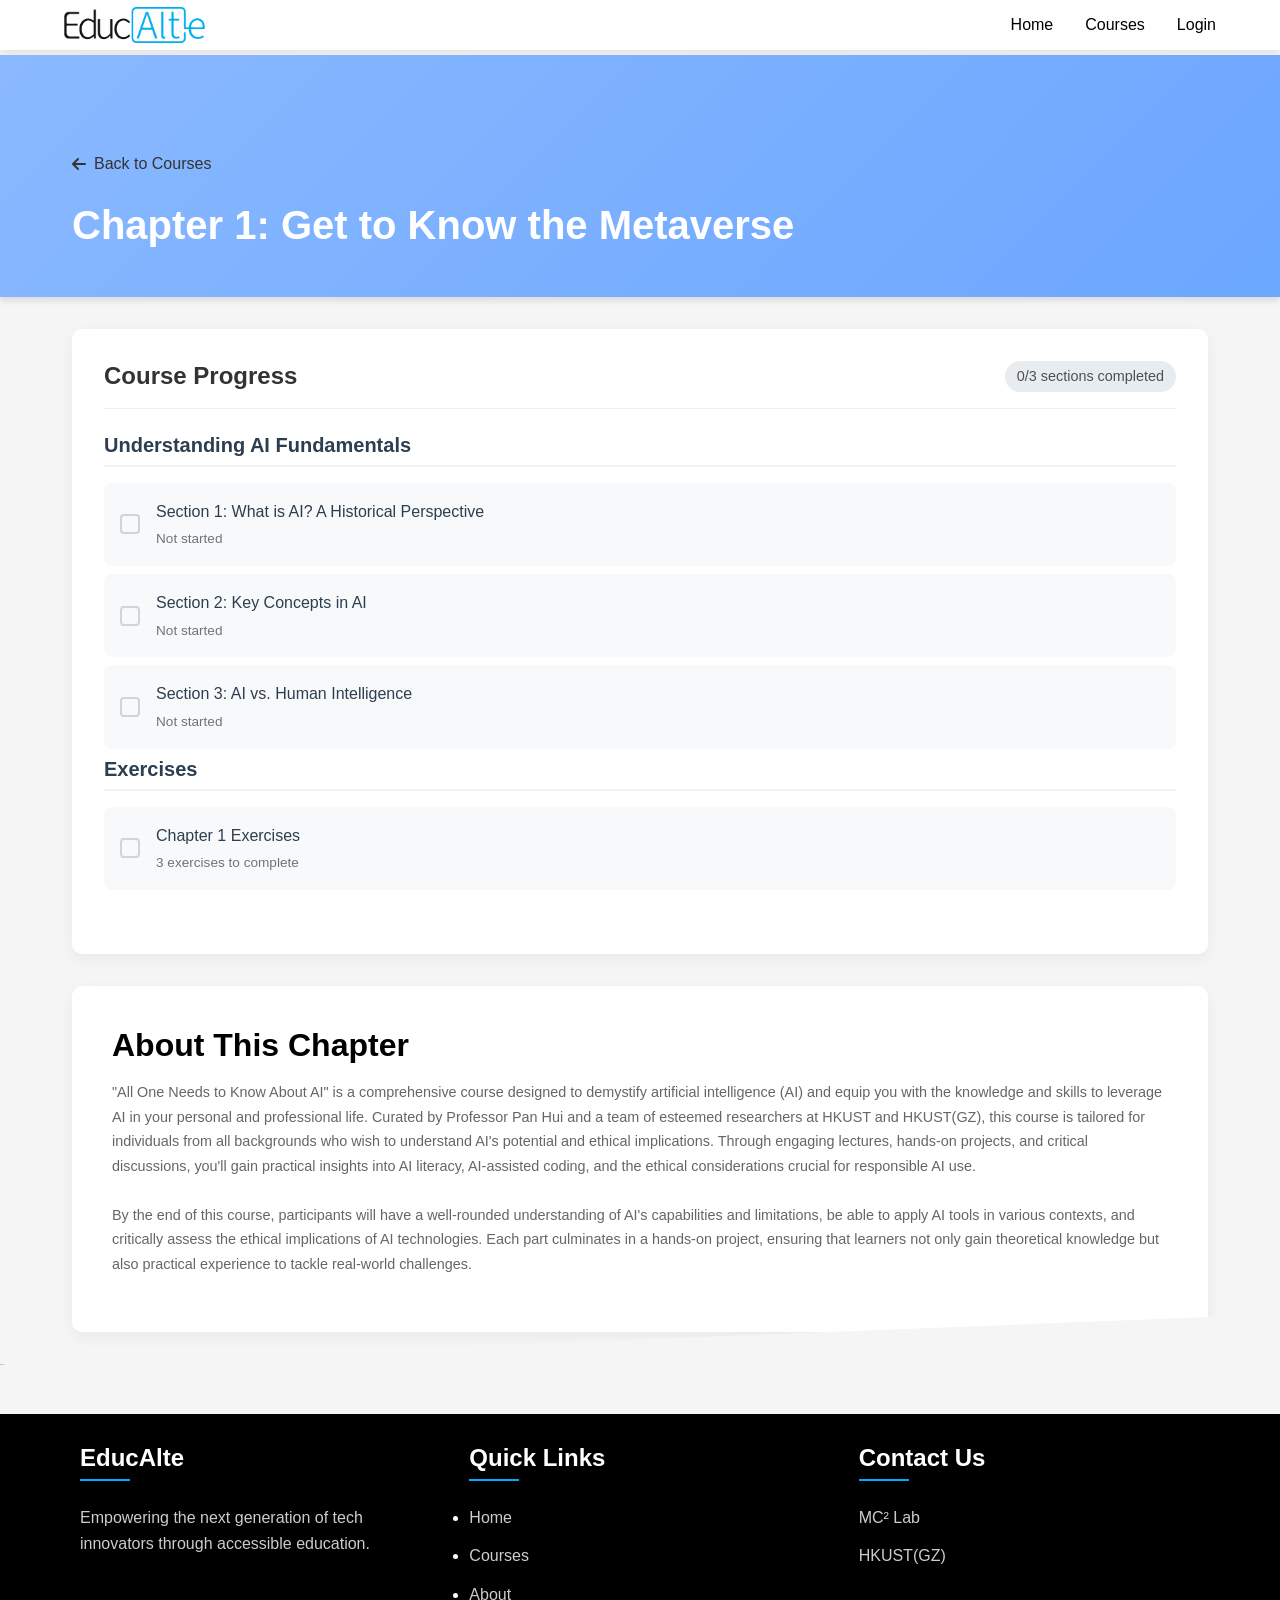
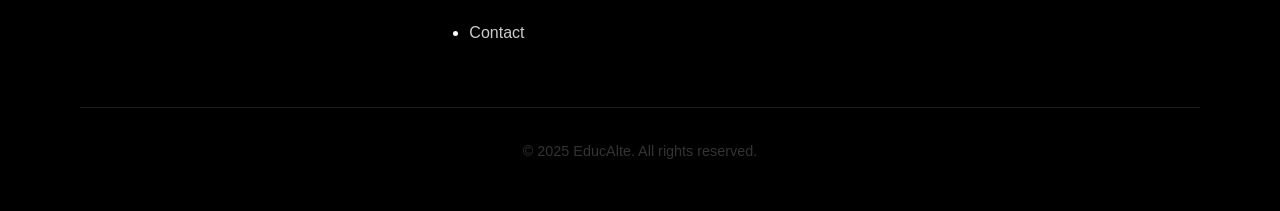
<file: ch01.html>
<!DOCTYPE html>
<html lang="en">
<head>
    <meta charset="UTF-8">
    <meta name="viewport" content="width=device-width, initial-scale=1.0">
    <title>EducAlte | Chapter 1</title>
    <link rel="preconnect" href="https://fonts.googleapis.com">
    <link rel="preconnect" href="https://fonts.gstatic.com" crossorigin>
    <link href="https://fonts.googleapis.com/css2?family=Montserrat:ital,wght@0,100..900;1,100..900&family=Noto+Sans:ital,wght@0,100..900;1,100..900&family=Roboto:ital,wght@0,100..900;1,100..900&display=swap" rel="stylesheet">
    <link rel="stylesheet" href="css/style.css">
    <link rel="stylesheet" href="css/chapter.css">
    <link rel="stylesheet" href="https://cdnjs.cloudflare.com/ajax/libs/font-awesome/6.0.0-beta3/css/all.min.css">
</head>
<body>
    <header class="header">
        <nav class="navbar">
            <a href="index.html" class="logo">
                <img src="assets/imgs/educalte.png" alt="EducAlte Logo" class="logo-img">
            </a>
            <div class="nav-links">
                <a href="index.html">Home</a>
                <a href="index.html#courses">Courses</a>
                <a href="index-login.html">Login</a>
            </div>
            <div class="hamburger">
                <div class="line"></div>
                <div class="line"></div>
                <div class="line"></div>
            </div>
        </nav>
    </header>

    <section class="course-header">
        <div class="course-container">
            <a href="index.html#courses" class="back-button">
                <i class="fas fa-arrow-left"></i> Back to Courses
            </a>
            <h1 class="course-title">Chapter 1: Get to Know the Metaverse</h1>
            <!-- <p class="course-subtitle">Explore the fundamentals of the metaverse, its history, and its potential impact on our digital future.</p> -->
        </div>
    </section>

    <main class="course-container">
        <!-- Progress Dashboard -->
        <div class="progress-dashboard">
            <div class="progress-header">
                <h2 class="progress-title">Course Progress</h2>
                <span class="progress-count">0/3 sections completed</span>
            </div>
            
            <div class="module">
                <h3 class="module-title">Understanding AI Fundamentals</h3>
                
                <div class="section-item" data-section="1">
                    <div class="section-checkbox">
                        <i class="fas fa-check" style="display: none;"></i>
                    </div>
                    <div class="section-details">
                        <div class="section-title">Section 1: What is AI? A Historical Perspective</div>
                        <div class="section-status">Not started</div>
                    </div>
                </div>
                
                <div class="section-item" data-section="2">
                    <div class="section-checkbox">
                        <i class="fas fa-check" style="display: none;"></i>
                    </div>
                    <div class="section-details">
                        <div class="section-title">Section 2: Key Concepts in AI</div>
                        <div class="section-status">Not started</div>
                    </div>
                </div>
                
                <div class="section-item" data-section="3">
                    <div class="section-checkbox">
                        <i class="fas fa-check" style="display: none;"></i>
                    </div>
                    <div class="section-details">
                        <div class="section-title">Section 3: AI vs. Human Intelligence</div>
                        <div class="section-status">Not started</div>
                    </div>
                </div>
                
                <h3 class="module-title">Exercises</h3>
                <div class="section-item" data-section="exercises">
                    <div class="section-checkbox">
                        <i class="fas fa-check" style="display: none;"></i>
                    </div>
                    <div class="section-details">
                        <div class="section-title">Chapter 1 Exercises</div>
                        <div class="section-status">3 exercises to complete</div>
                    </div>
                </div>
            </div>
        </div>

        <div class="course-content">
            <h2>About This Chapter</h2>
            <p>"All One Needs to Know About AI" is a comprehensive course designed to demystify artificial intelligence (AI) and equip you with the knowledge and skills to leverage AI in your personal and professional life. Curated by Professor Pan Hui and a team of esteemed researchers at HKUST and HKUST(GZ), this course is tailored for individuals from all backgrounds who wish to understand AI's potential and ethical implications. Through engaging lectures, hands-on projects, and critical discussions, you'll gain practical insights into AI literacy, AI-assisted coding, and the ethical considerations crucial for responsible AI use.
<br><br>
By the end of this course, participants will have a well-rounded understanding of AI's capabilities and limitations, be able to apply AI tools in various contexts, and critically assess the ethical implications of AI technologies. Each part culminates in a hands-on project, ensuring that learners not only gain theoretical knowledge but also practical experience to tackle real-world challenges.
</p>
        
        </div>
    </main>

    <footer class="footer">
        <div class="container">
            <div class="footer-content">
                <div class="footer-section">
                    <h3>EducAlte</h3>
                    <p>Empowering the next generation of tech innovators through accessible education.</p>
                </div>
                <div class="footer-section">
                    <h3>Quick Links</h3>
                    <ul>
                        <li><a href="index.html">Home</a></li>
                        <li><a href="index.html#courses">Courses</a></li>
                        <li><a href="index.html#about">About</a></li>
                        <li><a href="index.html#contact">Contact</a></li>
                    </ul>
                </div>
                <div class="footer-section">
                    <h3>Contact Us</h3>
                    <p>MC² Lab</p> 
                    <p>HKUST(GZ)</p>
                </div>
            </div>
            <div class="footer-bottom">
                <p>&copy; 2025 EducAlte. All rights reserved.</p>
            </div>
        </div>
    </footer>

    <script src="js/main.js"></script>
    <script>
        document.addEventListener('DOMContentLoaded', function() {
            const sectionItems = document.querySelectorAll('.section-item');
            const progressCount = document.querySelector('.progress-count');
            
            // Load saved progress from localStorage
            const savedProgress = JSON.parse(localStorage.getItem('courseProgress')) || {
                completedSections: [],
                lastUpdated: null
            };

            // Update UI based on saved progress
            function updateProgressUI() {
                let completedCount = 0;
                const totalSections = sectionItems.length - 1; // Exclude exercises from total count
                
                sectionItems.forEach(section => {
                    const sectionId = section.getAttribute('data-section');
                    const isCompleted = savedProgress.completedSections.includes(sectionId);
                    
                    if (isCompleted) {
                        section.classList.add('completed');
                        section.querySelector('.section-checkbox').innerHTML = '<i class="fas fa-check"></i>';
                        if (sectionId === 'exercises') {
                            section.querySelector('.section-status').textContent = 'Completed';
                        } else {
                            section.querySelector('.section-status').textContent = 'Completed';
                            completedCount++;
                        }
                    } else {
                        section.classList.remove('completed');
                        section.querySelector('.section-checkbox').innerHTML = '';
                        if (sectionId === 'exercises') {
                            section.querySelector('.section-status').textContent = '3 exercises to complete';
                        } else {
                            section.querySelector('.section-status').textContent = 'Not started';
                        }
                    }
                });
                
                // Update progress counter (exclude exercises from count)
                progressCount.textContent = `${completedCount}/${totalSections} sections completed`;
            }

            // Toggle section completion
            function toggleSection(section) {
                const sectionId = section.getAttribute('data-section');
                const index = savedProgress.completedSections.indexOf(sectionId);
                
                if (index > -1) {
                    savedProgress.completedSections.splice(index, 1);
                } else {
                    savedProgress.completedSections.push(sectionId);
                }
                
                savedProgress.lastUpdated = new Date().toISOString();
                localStorage.setItem('courseProgress', JSON.stringify(savedProgress));
                updateProgressUI();
            }

            // Add click event listeners
            sectionItems.forEach(section => {
                section.addEventListener('click', (e) => {
                    // Don't navigate if clicking on a link inside the section
                    if (e.target.tagName === 'A') return;
                    
                    const sectionId = section.getAttribute('data-section');
                    if (sectionId === '1') {
                        // Navigate to section 1 page
                        window.location.href = 'ch01-sec01.html';
                    } else if (sectionId === '2' || sectionId === '3' || sectionId === 'exercises') {
                        // For other sections, keep the toggle functionality
                        toggleSection(section);
                    }
                });
            });

            // Initialize the UI
            updateProgressUI();
        });
    </script>
</body>
</html>
</file>
<file: css/style.css>
/* Base Styles */
:root {
    --primary: #000000;
    --secondary: #ffffff;
    --accent: #00a8ff;
    --text: #333333;
    --light-gray: #f5f5f5;
    --graffiti-blue: rgba(0, 168, 255, 0.1);
}

* {
    margin: 0;
    padding: 0;
    box-sizing: border-box;
}

html {
    scroll-behavior: smooth;
}

body {
    font-family: 'Poppins', sans-serif;
    line-height: 1.6;
    color: var(--text);
    background-color: var(--light-gray);
    margin: 0;
    padding: 0;
    min-height: 100vh;
    display: flex;
    flex-direction: column;
}

/* Background removed */

/* Typography */
h1, h2, h3, h4, h5, h6 {
    font-weight: 700;
    line-height: 1.2;
    margin-bottom: 1rem;
    color: var(--primary);
}

h1 { font-size: 2.5rem; }
h2 { font-size: 2rem; }
h3 { font-size: 1.5rem; }

p {
    margin-bottom: 1rem;
    color: var(--text);
}

a {
    text-decoration: none;
    color: var(--accent);
    transition: all 0.3s ease;
}

a:hover {
    color: var(--primary);
}

.highlight {
    color: var(--accent);
    position: relative;
    display: inline-block;
}

.highlight::after {
    content: '';
    position: absolute;
    bottom: 0;
    left: 0;
    width: 100%;
    height: 5px;
    background-color: var(--accent);
    transform: scaleX(0);
    transform-origin: right;
    transition: transform 0.3s ease;
}

.highlight:hover::after {
    transform: scaleX(1);
    transform-origin: left;
}

/* Buttons */
.btn {
    display: inline-block;
    background-color: var(--accent);
    color: white;
    padding: 0.8rem 1.5rem;
    border-radius: 50px;
    font-weight: 600;
    text-transform: uppercase;
    letter-spacing: 1px;
    transition: all 0.3s ease;
    border: 2px solid transparent;
}

.btn:hover {
    background-color: transparent;
    color: var(--accent);
    border-color: var(--accent);
    transform: translateY(-3px);
    box-shadow: 0 5px 15px rgba(0, 0, 0, 0.1);
}

/* Header & Navigation */
.header {
    width: 100%;
    background-color: rgba(255, 255, 255, 0.95);
    box-shadow: 0 2px 10px rgba(0, 0, 0, 0.1);
    transition: background-color 0.3s ease;
    margin-bottom: 0;
}

.header:hover {
    background-color: rgba(255, 255, 255, 1);
}

.navbar {
    display: flex;
    justify-content: space-between;
    align-items: center;
    padding: 0.3rem 5%;
    max-width: 1400px;
    margin: 0 auto;
    height: 50px;
}

.logo {
    display: flex;
    align-items: center;
    height: 60px; /* Increased to accommodate larger logo */
}

.logo-img {
    height: 36px; /* Increased from 24px to 36px */
    width: auto;
    object-fit: contain;
    transition: all 0.3s ease;
}

/* Keep the text-based logo styles as fallback */
.text-logo {
    font-size: 1.8rem;
    font-weight: 800;
    color: var(--primary);
}

/* Profile picture in navigation */
.profile-pic {
    display: flex;
    align-items: center;
    margin-left: 1.5rem;
    transition: transform 0.3s ease;
}

.profile-img {
    width: 36px;
    height: 36px;
    border-radius: 50%;
    object-fit: cover;
    border: 2px solid var(--accent);
    transition: all 0.3s ease;
}

.profile-pic:hover .profile-img {
    transform: scale(1.1);
    box-shadow: 0 2px 8px rgba(0, 0, 0, 0.2);
}

/* Adjust navigation links to align with profile picture */
.nav-links {
    display: flex;
    align-items: center;
    gap: 1.5rem;
}

.nav-links a:not(.profile-pic) {
    color: var(--primary);
    text-decoration: none;
    font-weight: 500;
    transition: color 0.3s ease;
}

.nav-links a:not(.profile-pic):hover {
    color: var(--accent);
}

.text-logo span {
    color: var(--accent);
}

.nav-links {
    display: flex;
    gap: 2rem;
}

.nav-links a {
    color: var(--primary);
    font-weight: 600;
    position: relative;
    padding: 0.5rem 0;
}

.nav-links a::after {
    content: '';
    position: absolute;
    bottom: 0;
    left: 0;
    width: 0;
    height: 2px;
    background-color: var(--accent);
    transition: width 0.3s ease;
}

.nav-links a:hover::after,
.nav-links a.active::after {
    width: 100%;
}

.hamburger {
    display: none;
    cursor: pointer;
    z-index: 1001;
}

.hamburger .line {
    width: 25px;
    height: 3px;
    background-color: var(--primary);
    margin: 5px 0;
    transition: all 0.3s ease;
}

/* Hero Section */
.hero {
    min-height: 70vh;
    padding: 4rem 0;
    position: relative;
    display: flex;
    align-items: center;
    justify-content: center;
    width: 100%;
    overflow: hidden;
}

.video-background {
    position: absolute;
    top: 0;
    left: 0;
    width: 100%;
    height: 100%;
    z-index: 1;
    overflow: hidden;
}

.video-background video {
    position: absolute;
    top: 50%;
    left: 50%;
    min-width: 100%;
    min-height: 100%;
    width: auto;
    height: auto;
    transform: translate(-50%, -50%) scale(1.05); /* Slightly zoomed in by default */
    object-fit: cover;
    transition: transform 0.5s ease-in-out, filter 0.5s ease-in-out;
    filter: blur(5px);
    /* Ensure the video covers the entire container */
    min-width: 100.5%;
    min-height: 100.5%;
    object-position: center;
}

.hero:hover .video-background video {
    transform: translate(-50%, -50%) scale(1.05); /* Keep the same scale on hover */
    filter: blur(0);
}

.video-overlay {
    position: absolute;
    top: 0;
    left: 0;
    width: 100%;
    height: 100%;
    background: rgba(0, 0, 0, 0.5);
    z-index: 2;
    transition: all 0.5s ease-in-out;
}

.hero:hover .video-overlay {
    background: rgba(0, 0, 0, 0.4);
}

#video-overlay {
    position: absolute;
    top: 0;
    left: 0;
    width: 100%;
    height: 100%;
}

.hero-content {
    position: relative;
    z-index: 3; /* Above the video and overlay */
    width: 100%;
    text-align: center;
    color: white;
    text-shadow: 0 2px 4px rgba(0, 0, 0, 0.5);
    padding: 1rem;
    max-width: 1200px;
    margin: 0 auto;
    padding: 2rem 1rem;
    display: flex;
    flex-direction: column;
    justify-content: center;
    max-width: 1200px;
    margin: 0 auto;
}

.hero-content .container {
    max-width: 800px;
    margin: 0 auto;
    position: relative;
}

.hero::before {
    content: '';
    position: absolute;
    top: 0;
    right: 0;
    width: 100%;
    height: 100%;
    /* background: url('../assets/imgs/hero-bg.svg') no-repeat right center/contain; */
    opacity: 0.1;
    z-index: -1;
}

/* Add overlay to make text more readable */
.hero::after {
    content: '';
    position: absolute;
    top: 0;
    left: 0;
    width: 100%;
    height: 100%;
    background: rgba(0, 0, 0, 0.4);
    z-index: 0;
}

/* Adjust button styles for better visibility on video */
.hero .btn {
    background-color: var(--accent);
    color: white;
    border: 2px solid var(--accent);
    transition: all 0.3s ease;
    opacity: 0.8;
}

.hero .btn:hover {
    background-color: transparent;
    color: white;
    border-color: white;
    opacity: 1;
    transform: translateY(-3px);
    box-shadow: 0 5px 15px rgba(0, 0, 0, 0.3);
}

.hero h1 {
    font-size: 3.5rem;
    margin-bottom: 1.5rem;
    line-height: 1.1;
    color: white;
}

.hero p {
    font-size: 1.5rem;
    margin-bottom: 2.5rem;
    color: rgba(255, 255, 255, 0.9);
    font-weight: 300;
}

/* Courses Section */
.courses {
    padding: 6rem 5%;
    background-color: var(--light-gray);
    position: relative;
    text-align: center;
}

.courses::before {
    content: '';
    position: absolute;
    top: -50px;
    left: 0;
    width: 100%;
    height: 100px;
    background: var(--light-gray);
    clip-path: polygon(0 0, 100% 0, 100% 50%, 0 100%);
    z-index: 1;
}

.course-grid {
    display: grid;
    grid-template-columns: repeat(2, 1fr);
    gap: 2rem;
    margin: 3rem auto 0;
    max-width: 1200px;
    padding: 0 2rem;
}

/* Make cards take full width of their grid cell */
.course-card {
    width: 100%;
    height: 100%;
    display: flex;
    flex-direction: column;
}

.course-card {
    background: white;
    border-radius: 10px;
    overflow: hidden;
    box-shadow: 0 5px 15px rgba(0, 0, 0, 0.05);
    transition: transform 0.3s ease, box-shadow 0.3s ease;
    position: relative;
    border: 1px solid #eee;
    cursor: pointer;
}

.course-card:hover {
    transform: translateY(-10px);
    box-shadow: 0 15px 30px rgba(0, 0, 0, 0.1);
}

.course-img-container {
    position: relative;
    width: 100%;
    height: 200px;
    overflow: hidden;
}

.course-img {
    width: 100%;
    height: 100%;
    object-fit: cover;
    transition: opacity 0.3s ease-in-out, transform 0.3s ease-in-out;
    position: absolute;
    top: 0;
    left: 0;
}

.course-img.hover-img {
    opacity: 0;
}

.course-card:hover .static-img {
    opacity: 0;
    transform: scale(1.05);
}

.course-card:hover .hover-img {
    opacity: 1;
    transform: scale(1.05);
}

.course-content {
    padding: 1.5rem;
}

.course-content h3 {
    margin-bottom: 0.5rem;
    color: var(--primary);
}

.course-content p {
    color: #666;
    margin-bottom: 1rem;
    font-size: 0.9rem;
}

.course-meta {
    display: flex;
    justify-content: space-between;
    align-items: center;
    margin-top: 1rem;
    padding-top: 1rem;
    border-top: 1px solid #eee;
    font-size: 0.9rem;
}

/* About Section */
.about {
    padding: 6rem 5%;
    position: relative;
    background-color: white;
    text-align: center;
}

.features {
    display: grid;
    grid-template-columns: repeat(auto-fit, minmax(250px, 1fr));
    gap: 2rem;
    margin: 3rem auto 0;
    max-width: 1200px;
    padding: 0 1rem;
}

.feature {
    text-align: center;
    padding: 2rem;
    border-radius: 10px;
    transition: all 0.3s ease;
    background: white;
    box-shadow: 0 5px 15px rgba(0, 0, 0, 0.05);
    border: 1px solid #eee;
}

.feature:hover {
    transform: translateY(-5px);
    box-shadow: 0 10px 25px rgba(0, 0, 0, 0.1);
}

h2 span {
    color: var(--accent);
}

.feature i {
    font-size: 2.5rem;
    color: var(--accent);
    margin-bottom: 1.5rem;
    background: rgba(0, 168, 255, 0.1);
    width: 80px;
    height: 80px;
    line-height: 80px;
    border-radius: 50%;
    display: inline-block;
}

/* Footer */
.footer {
    background-color: var(--primary);
    color: white;
    padding: 5rem 5% 2rem;
    position: relative;
    margin-top: auto;
}

.footer::before {
    content: '';
    position: absolute;
    top: -50px;
    left: 0;
    width: 100%;
    height: 100px;
    background: var(--light-gray);
    clip-path: polygon(0 50%, 100% 0, 100% 100%, 0% 100%);
}

.footer-content {
    display: grid;
    grid-template-columns: repeat(auto-fit, minmax(250px, 1fr));
    gap: 3rem;
    margin-bottom: 3rem;
}

.footer-section h3 {
    color: white;
    margin-bottom: 1.5rem;
    position: relative;
    padding-bottom: 0.5rem;
}

.footer-section h3::after {
    content: '';
    position: absolute;
    bottom: 0;
    left: 0;
    width: 50px;
    height: 2px;
    background-color: var(--accent);
}

.footer-section p, .footer-section a {
    color: #ccc;
    margin-bottom: 0.8rem;
    display: block;
}

.footer-section a:hover {
    color: var(--accent);
    padding-left: 5px;
}

.social-links {
    display: flex;
    gap: 1rem;
    margin-top: 1.5rem;
}

.social-links a {
    display: flex;
    align-items: center;
    justify-content: center;
    width: 40px;
    height: 40px;
    background: rgba(255, 255, 255, 0.1);
    border-radius: 50%;
    transition: all 0.3s ease;
}

.social-links a:hover {
    background: var(--accent);
    transform: translateY(-3px);
}

.footer-bottom {
    text-align: center;
    padding-top: 2rem;
    border-top: 1px solid rgba(255, 255, 255, 0.1);
    font-size: 0.9rem;
    color: #999;
}

/* Container */
.container {
    max-width: 1200px;
    margin: 0 auto;
    padding: 0 1rem;
}

/* Section Headers */
section h2 {
    text-align: center;
    margin: 0 auto 3rem;
    position: relative;
    display: block;
    width: 100%;
    padding: 0 1rem;
}

section h2::after {
    content: '';
    position: absolute;
    bottom: -10px;
    left: 50%;
    transform: translateX(-50%);
    width: 70px;
    height: 3px;
    background: var(--accent);
}

/* Responsive Design */
@media (max-width: 992px) {
    .nav-links {
        position: fixed;
        top: 0;
        right: -100%;
        width: 70%;
        height: 100vh;
        background: white;
        flex-direction: column;
        justify-content: center;
        align-items: center;
        transition: right 0.5s ease;
        box-shadow: -5px 0 15px rgba(0, 0, 0, 0.1);
    }

    .nav-links.active {
        right: 0;
    }

    .hamburger {
        display: block;
    }

    .hamburger.active .line:nth-child(1) {
        transform: translateY(8px) rotate(45deg);
    }

    .hamburger.active .line:nth-child(2) {
        opacity: 0;
    }

    .hamburger.active .line:nth-child(3) {
        transform: translateY(-8px) rotate(-45deg);
    }

    .hero h1 {
        font-size: 2.5rem;
    }

    .features {
        grid-template-columns: 1fr;
    }
}

@media (max-width: 768px) {
    .hero h1 {
        font-size: 2rem;
    }

    .hero p {
        font-size: 1rem;
    }

    .course-grid {
        grid-template-columns: 1fr;
        max-width: 500px;
        padding: 0 1.5rem;
    }

    .footer-content {
        grid-template-columns: 1fr;
        gap: 2rem;
    }
}

/* Graffiti Elements (Decorative) */
.graffiti-1, .graffiti-2 {
    position: absolute;
    font-family: 'Permanent Marker', cursive;
    color: var(--accent);
    opacity: 0.1;
    z-index: -1;
    pointer-events: none;
}

.graffiti-1 {
    top: 20%;
    right: 10%;
    transform: rotate(15deg);
    font-size: 8rem;
}

.graffiti-2 {
    bottom: 10%;
    left: 5%;
    transform: rotate(-10deg);
    font-size: 6rem;
}

/* Animations */
@keyframes float {
    0% { transform: translateY(0px); }
    50% { transform: translateY(-10px); }
    100% { transform: translateY(0px); }
}

@keyframes pulse {
    0% { transform: scale(1); }
    50% { transform: scale(1.05); }
    100% { transform: scale(1); }
}

/* Accessibility */
.sr-only {
    position: absolute;
    width: 1px;
    height: 1px;
    padding: 0;
    margin: -1px;
    overflow: hidden;
    clip: rect(0, 0, 0, 0);
    white-space: nowrap;
    border: 0;
}

:focus {
    outline: 3px solid var(--accent);
    outline-offset: 3px;
}

/* Loading Animation */
.loading {
    display: flex;
    justify-content: center;
    align-items: center;
    height: 100vh;
    background: white;
    position: fixed;
    top: 0;
    left: 0;
    width: 100%;
    z-index: 9999;
    transition: opacity 0.5s ease, visibility 0.5s ease;
}

.loading.hidden {
    opacity: 0;
    visibility: hidden;
}

.loader {
    width: 50px;
    height: 50px;
    border: 5px solid #f3f3f3;
    border-top: 5px solid var(--accent);
    border-radius: 50%;
    animation: spin 1s linear infinite;
}

@keyframes spin {
    0% { transform: rotate(0deg); }
    100% { transform: rotate(360deg); }
}
</file>
<file: css/chapter.css>
/* Chapter-specific styles */
.course-header {
    background: linear-gradient(135deg, hsl(216, 100%, 77%) 0%, hsl(216, 100%, 65%) 100%);
    color: #ffffff;
    padding: 6rem 0 2rem;
    position: relative;
    margin-top: 5px;
    box-shadow: 0 4px 6px rgba(0, 0, 0, 0.1);
    transition: all 0.6s cubic-bezier(0.25, 0.8, 0.25, 1);
    background-size: 200% 200%;
    will-change: transform, box-shadow, background;
}

/* .course-header:hover {
    background: linear-gradient(135deg, hsl(216, 100%, 65%) 0%, hsl(216, 100%, 50%) 100%);
    box-shadow: 0 8px 20px rgba(0, 0, 0, 0.15);
    transform: translateY(-3px);
    background-position: 100% 100%;
} */

/* Removed stripe background pattern */

.course-container {
    max-width: 1200px;
    margin: 0 auto;
    padding: 0 2rem;
    position: relative;
}

.course-title {
    font-size: 2.5rem;
    margin-bottom: 1rem;
    font-weight: 700;
    color: #ffffff;
}

.course-subtitle {
    font-size: 1.25rem;
    opacity: 0.9;
    margin-bottom: 2rem;
    max-width: 800px;
}

.video-container {
    position: relative;
    padding-bottom: 56.25%; /* 16:9 Aspect Ratio */
    height: 0;
    overflow: hidden;
    margin: 2rem 0;
    border-radius: 10px;
    box-shadow: 0 10px 30px rgba(0, 0, 0, 0.2);
}

.video-container iframe {
    position: absolute;
    top: 0;
    left: 0;
    width: 100%;
    height: 100%;
    border: none;
}

.course-content {
    background: white;
    border-radius: 10px;
    padding: 2.5rem 2.5rem;
    margin: 2rem 0;
    box-shadow: 0 5px 15px rgba(0, 0, 0, 0.05);
    line-height: 1.7;
}

/* Progress Dashboard Styles */
.progress-dashboard {
    background: white;
    border-radius: 10px;
    padding: 2rem;
    margin: 2rem 0;
    box-shadow: 0 5px 15px rgba(0, 0, 0, 0.05);
}

.progress-header {
    display: flex;
    justify-content: space-between;
    align-items: center;
    margin-bottom: 1.5rem;
    padding-bottom: 1rem;
    border-bottom: 1px solid #eee;
}

.progress-title {
    font-size: 1.5rem;
    font-weight: 600;
    color: #333;
    margin: 0;
}

.progress-count {
    background: #e9ecef;
    color: #495057;
    padding: 0.25rem 0.75rem;
    border-radius: 20px;
    font-size: 0.9rem;
    font-weight: 500;
}

.module {
    margin-bottom: 2rem;
}

.module-title {
    font-size: 1.25rem;
    font-weight: 600;
    color: #2c3e50;
    margin-bottom: 1rem;
    padding-bottom: 0.5rem;
    border-bottom: 2px solid #f1f3f5;
}

.section-item {
    display: flex;
    align-items: center;
    padding: 1rem;
    margin: 0.5rem 0;
    border-radius: 8px;
    background: #f8f9fa;
    transition: all 0.2s ease;
    cursor: pointer;
}

.section-item:hover {
    background: #e9ecef;
    transform: translateX(5px);
}

.section-item.completed {
    background: #e8f5e9;
}

.section-checkbox {
    width: 20px;
    height: 20px;
    border: 2px solid #ced4da;
    border-radius: 4px;
    margin-right: 1rem;
    display: flex;
    align-items: center;
    justify-content: center;
    flex-shrink: 0;
    transition: all 0.2s;
}

.section-item.completed .section-checkbox {
    background-color: #2196F3;
    border-color: #2196F3;
    color: white;
}

.section-details {
    flex-grow: 1;
}

.section-title {
    font-weight: 500;
    margin: 0;
    color: #2c3e50;
}

.section-status {
    font-size: 0.85rem;
    color: #6c757d;
    margin-top: 0.25rem;
}

.back-button {
    display: inline-flex;
    align-items: center;
    color: #333;
    text-decoration: none;
    margin-bottom: 1.5rem;
    font-weight: 500;
    transition: all 0.3s ease;
}

.back-button:hover {
    color: #ffffff !important;
    text-shadow: 0 0 5px rgba(255, 255, 255, 0.8);
    transform: translateX(-5px);
}

.back-button i {
    margin-right: 8px;
}

/* Responsive Styles */
@media (max-width: 768px) {
    .course-title {
        font-size: 2rem;
    }
    
    .course-subtitle {
        font-size: 1.1rem;
    }
    
    .progress-dashboard,
    .course-content {
        padding: 1.5rem;
    }
    
    .section-item {
        padding: 0.75rem;
    }
}
</file>
